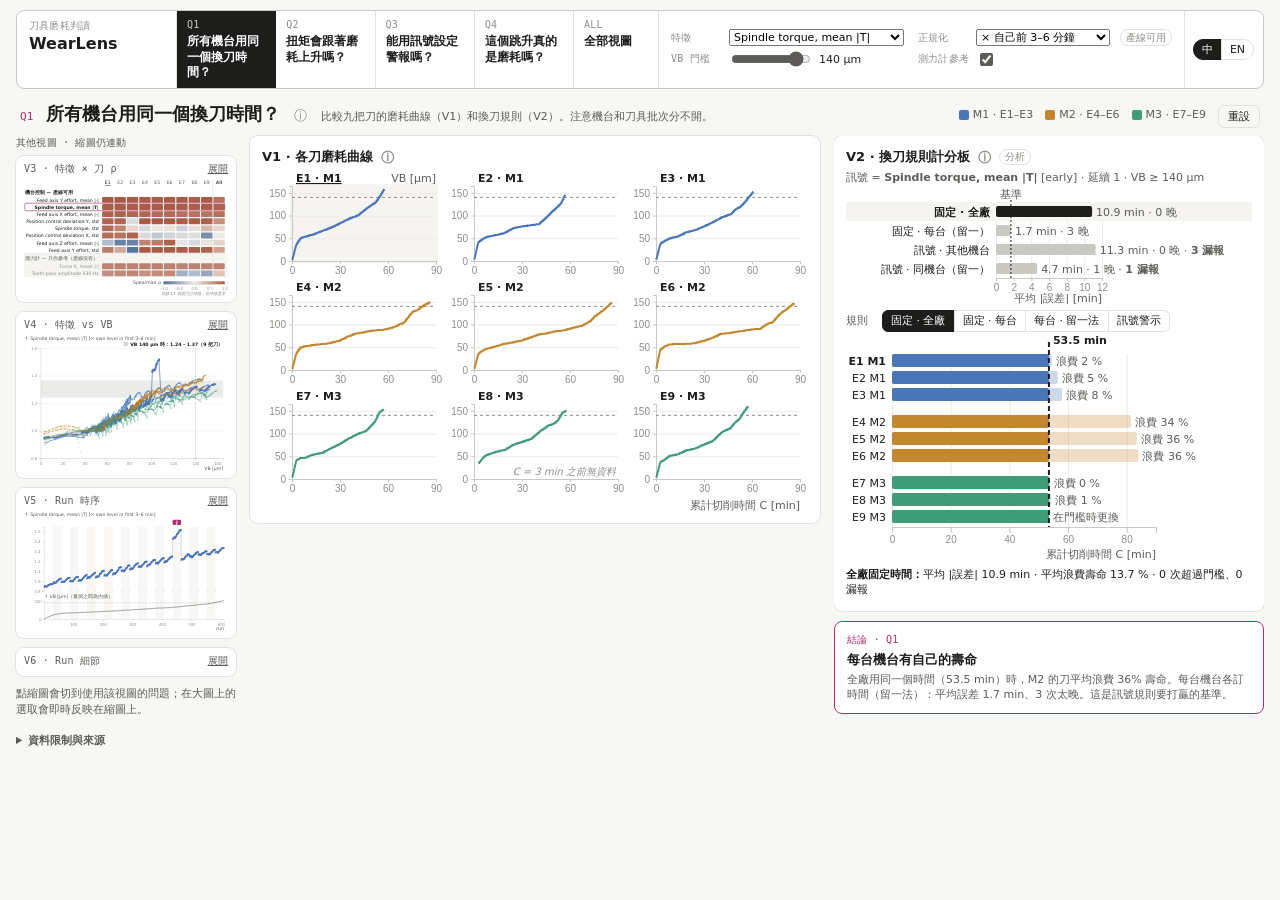
<file: web/index.html>
<!doctype html>
<html lang="zh-Hant">
<head>
<meta charset="utf-8">
<meta name="viewport" content="width=device-width, initial-scale=1">
<title>WearLens</title>
<link rel="stylesheet" href="css/style.css">
<script src="lib/d3.v7.9.0.min.js"></script>
</head>
<body>
<!-- Header: brand · guided questions Q1–Q4 (+ all views) · global controls · language -->
<header class="hdr" id="bar">
  <div class="brand"><small class="mono" data-i18n="subbrand">刀具磨耗判讀</small><b class="brand-name">WearLens</b></div>
  <nav class="tabs" aria-label="Guided questions">
    <button class="tab" data-step="1"><small class="mono">Q1</small><b data-i18n="q1"></b></button>
    <button class="tab" data-step="2"><small class="mono">Q2</small><b data-i18n="q2"></b></button>
    <button class="tab" data-step="3"><small class="mono">Q3</small><b data-i18n="q3"></b></button>
    <button class="tab" data-step="4"><small class="mono">Q4</small><b data-i18n="q4"></b></button>
    <button class="tab tab-all" data-step="all"><small class="mono">ALL</small><b data-i18n="qall"></b></button>
  </nav>
  <section class="status" id="controls" aria-label="Global controls">
    <label><span class="k mono" data-i18n="feature"></span><select id="ctl-feature"></select></label>
    <label data-i18n-title="normTitle"><span class="k mono" data-i18n="norm"></span>
      <select id="ctl-norm">
        <option value="early" data-i18n="normEarly"></option>
        <option value="vbref" data-i18n="normVbref"></option>
        <option value="z" data-i18n="normZ"></option>
        <option value="raw" data-i18n="normRaw"></option>
      </select><span id="norm-badge" class="badge">production</span></label>
    <label><span class="k mono" data-i18n="vbLimit"></span><input type="range" id="ctl-thr" min="60" max="150" step="5" value="140"><output id="out-thr">140 µm</output></label>
    <label class="chk"><span class="k mono" data-i18n="dyn"></span><input type="checkbox" id="ctl-dyn" checked></label>
  </section>
  <div class="lang" role="group" aria-label="Language"><button data-lang="zh">中</button><button data-lang="en">EN</button></div>
</header>

<!-- Question bar: the active question, what to look at, machine legend, reset -->
<section class="qbar">
  <span class="qnum mono" id="q-num">Q1</span>
  <h2 id="q-title"></h2>
  <button class="info" aria-expanded="false" aria-controls="about-info" aria-label="About">ⓘ</button>
  <div class="info-body" id="about-info" hidden data-i18n="about"></div>
  <p id="q-note" class="q-note"></p>
  <div class="legend" id="legend" aria-label="Machine color legend"></div>
  <button id="ctl-reset" class="ghost" data-i18n="reset"></button>
</section>

<!-- Compromise layout: the question's main views in the centre, the other views as linked thumbnails on the left,
     the V2 scoreboard and the live conclusion on the right. Slots are moved between the columns by main.js. -->
<main class="layout" id="layout">
  <aside class="thumbs" id="thumbs" aria-label="Other views">
    <div class="col-h mono" data-i18n="thumbs"></div>
    <div id="thumb-list"></div>
    <p class="hint" data-i18n="thumbsHint"></p>
  </aside>
  <div class="mainc" id="mainc"></div>
  <aside class="score" id="score">
    <div class="slot" id="slot-v2">
      <section class="view" id="v2"><h3><span data-i18n="v2t"></span> <button class="info" aria-expanded="false" aria-controls="v2-info" aria-label="About V2">ⓘ</button> <span class="tag" data-i18n="analysis"></span></h3>
        <div class="hint info-body" id="v2-info" hidden data-i18n="i2"></div>
        <div id="v2-score"></div>
        <div class="ctl"><span data-i18n="rule"></span> <span id="v2-mode" class="seg-inline"><button data-mode="fleet" class="on" data-i18n="mFleet"></button><button data-mode="machine" data-i18n="mMachine"></button><button data-mode="machineLoo" data-i18n="mLoo"></button><button data-mode="signal" data-i18n="mSignal"></button></span></div>
        <p hidden id="v2-fixed-hint"></p>
        <div class="ctl" id="v2-signal-ctl" hidden><span data-i18n="sig1"></span>
          <input type="number" id="v2-persist" min="1" max="120" step="1" value="1" style="width:4em"> <span data-i18n="sig2"></span>
          <label><input type="radio" name="cal" value="other" checked> <span data-i18n="calOther"></span></label>
          <label><input type="radio" name="cal" value="loo"> <span data-i18n="calLoo"></span></label>
          <label><input type="radio" name="cal" value="insample"> <span data-i18n="calIn"></span></label>
          <label><input type="radio" name="cal" value="manual"> <span data-i18n="calManual"></span> <input type="number" id="v2-level" step="0.01" value="1.25" style="width:5em"></label></div>
        <div class="plot"></div><p class="summary" id="v2-summary"></p></section>
    </div>
    <div class="concl" id="concl"><small class="mono"><span data-i18n="conclLabel"></span> · <span id="concl-q"></span></small><b id="concl-title"></b><p id="concl-body"></p></div>
  </aside>
</main>

<!-- view slots (moved into the centre or the thumbnail column) -->
<div id="pool">
  <div class="slot" id="slot-v1" data-view="v1"><div class="slot-h mono"><span>V1 · <span data-i18n="v1s"></span></span><span class="open" data-i18n="open"></span></div>
    <section class="view" id="v1"><h3><span data-i18n="v1t"></span> <button class="info" aria-expanded="false" aria-controls="v1-info" aria-label="About V1">ⓘ</button></h3>
      <p class="hint info-body" id="v1-info" hidden data-i18n="i1"></p>
      <div class="plot"></div></section></div>

  <div class="slot" id="slot-v3" data-view="v3"><div class="slot-h mono"><span>V3 · <span data-i18n="v3s"></span></span><span class="open" data-i18n="open"></span></div>
    <section class="view" id="v3"><h3><span data-i18n="v3t"></span> <button class="info" aria-expanded="false" aria-controls="v3-info" aria-label="About V3">ⓘ</button> <span class="tag" data-i18n="analysis"></span></h3>
      <p class="hint info-body" id="v3-info" hidden data-i18n="i3"></p>
      <div class="ctl"><span data-i18n="sortBy"></span> <span id="v3-sort" class="seg-inline"><button data-sort="min" class="on" data-i18n="sortMin"></button><button data-sort="pooled" data-i18n="sortPooled"></button></span></div>
      <div class="plot"></div></section></div>

  <div class="slot" id="slot-v4" data-view="v4"><div class="slot-h mono"><span>V4 · <span data-i18n="v4s"></span></span><span class="open" data-i18n="open"></span></div>
    <section class="view" id="v4"><h3><span data-i18n="v4t"></span> <button class="info" aria-expanded="false" aria-controls="v4-info" aria-label="About V4">ⓘ</button></h3>
      <p class="hint info-body" id="v4-info" hidden data-i18n="i4"></p>
      <div class="ctl"><label><input type="checkbox" id="v4-lines" checked> <span data-i18n="trend"></span></label></div>
      <div class="plot"></div></section></div>

  <div class="slot" id="slot-v5" data-view="v5"><div class="slot-h mono"><span>V5 · <span data-i18n="v5s"></span></span><span class="open" data-i18n="open"></span></div>
    <section class="view" id="v5"><h3><span data-i18n="v5t"></span> <select id="v5-tool"></select> <button class="info" aria-expanded="false" aria-controls="v5-info" aria-label="About V5">ⓘ</button> <span class="tag" data-i18n="analysis"></span></h3>
      <p class="hint info-body" id="v5-info" hidden data-i18n="i5"></p>
      <div class="ctl"><label><span data-i18n="jump"></span> <input type="range" id="ctl-jump" min="2" max="30" step="1" value="5"> <output id="out-jump">5 %</output></label>
        <label><span data-i18n="rise"></span> <input type="range" id="ctl-rise" min="5" max="60" step="1" value="20"> <output id="out-rise">20 %</output></label>
        <b id="v5-count"></b></div>
      <div class="plot"></div></section></div>

  <div class="slot" id="slot-v6" data-view="v6"><div class="slot-h mono"><span>V6 · <span data-i18n="v6s"></span></span><span class="open" data-i18n="open"></span></div>
    <section class="view" id="v6"><h3><span data-i18n="v6t"></span> <button class="info" aria-expanded="false" aria-controls="v6-info" aria-label="About V6">ⓘ</button></h3>
      <p class="hint info-body" id="v6-info" hidden data-i18n="i6"></p>
      <p class="hint" id="v6-head"></p>
      <div class="plot"></div></section></div>
</div>

<footer class="foot">
  <details><summary data-i18n="limits"></summary>
    <p id="limitations"></p>
    <p>Data: Denkena, Klemme &amp; Stiehl (2023), <i>Data in Brief</i> 50:109574 · Mendeley Data doi:10.17632/zpxs87bjt8 (CC BY 4.0). Built with D3.js v7.9.0.</p>
  </details>
</footer>
<div id="tooltip" role="tooltip" hidden></div>
<script type="module" src="js/main.js"></script>
</body>
</html>
</file>
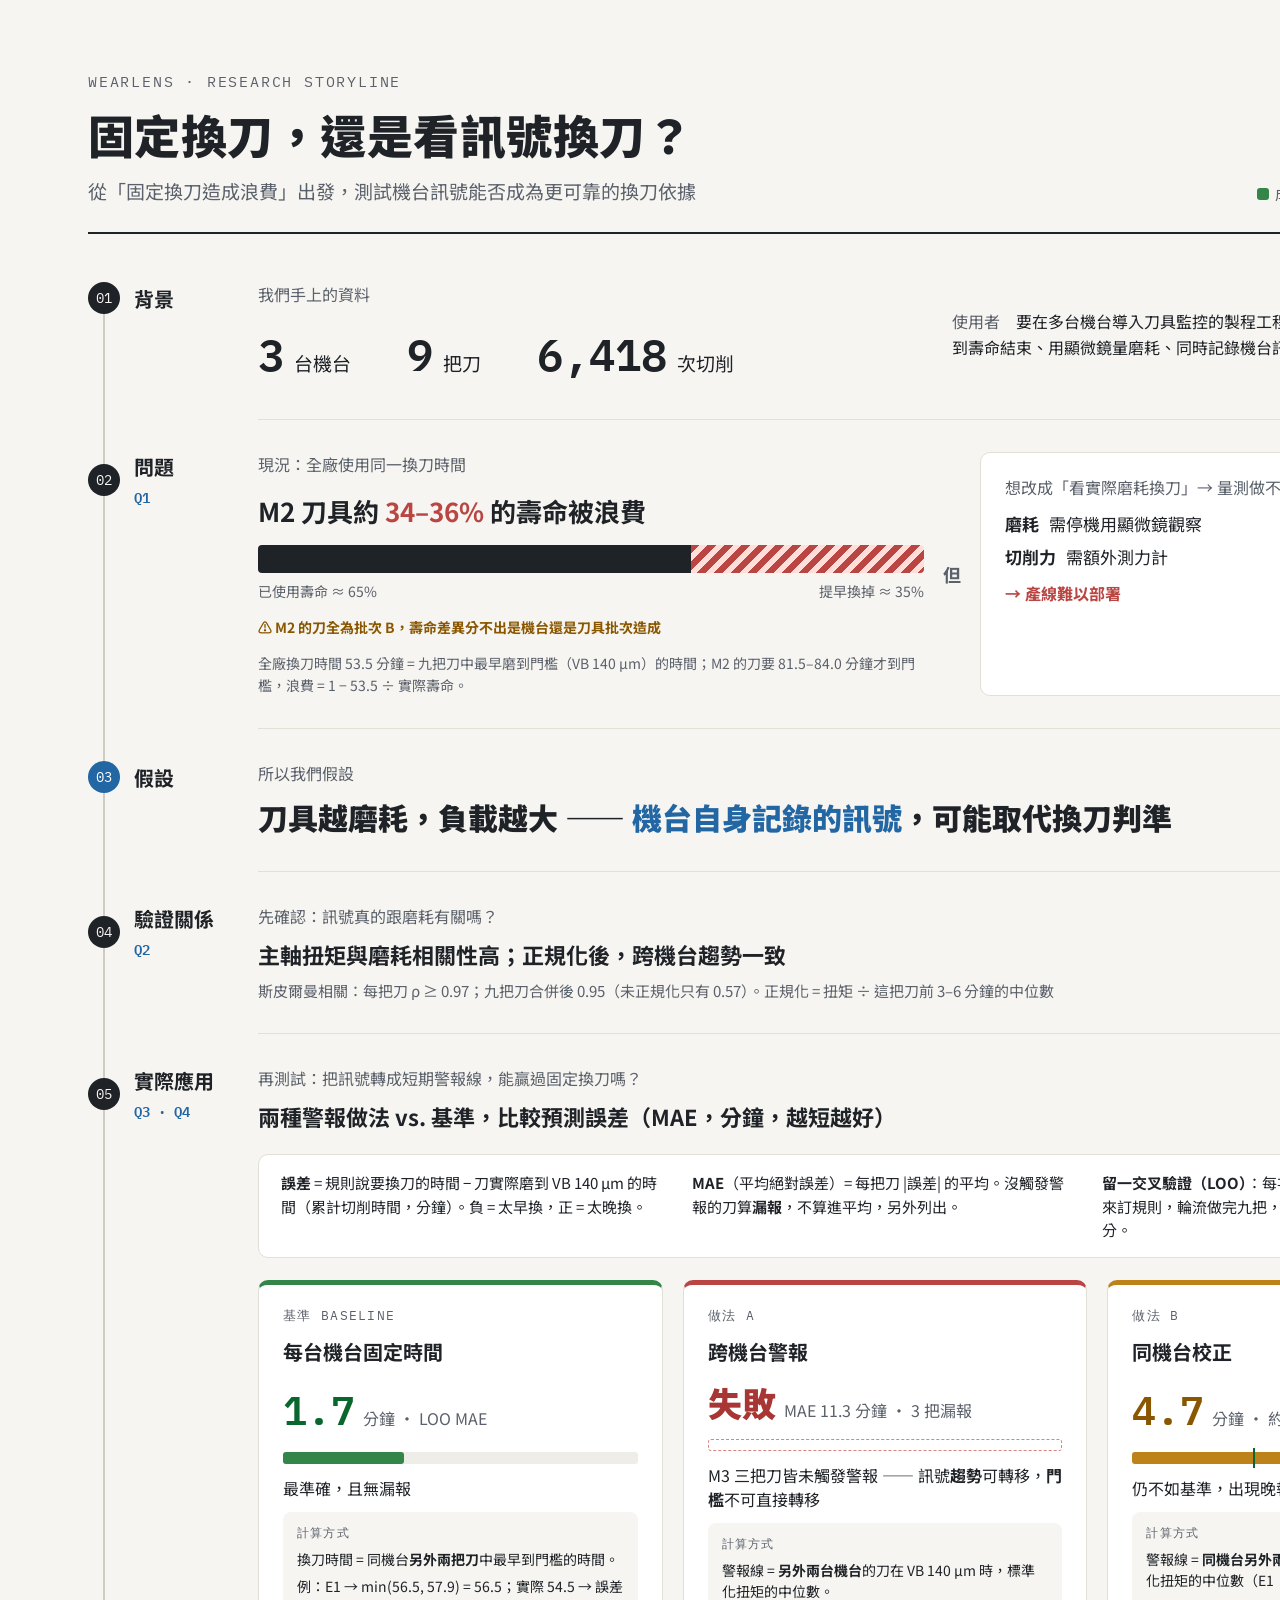
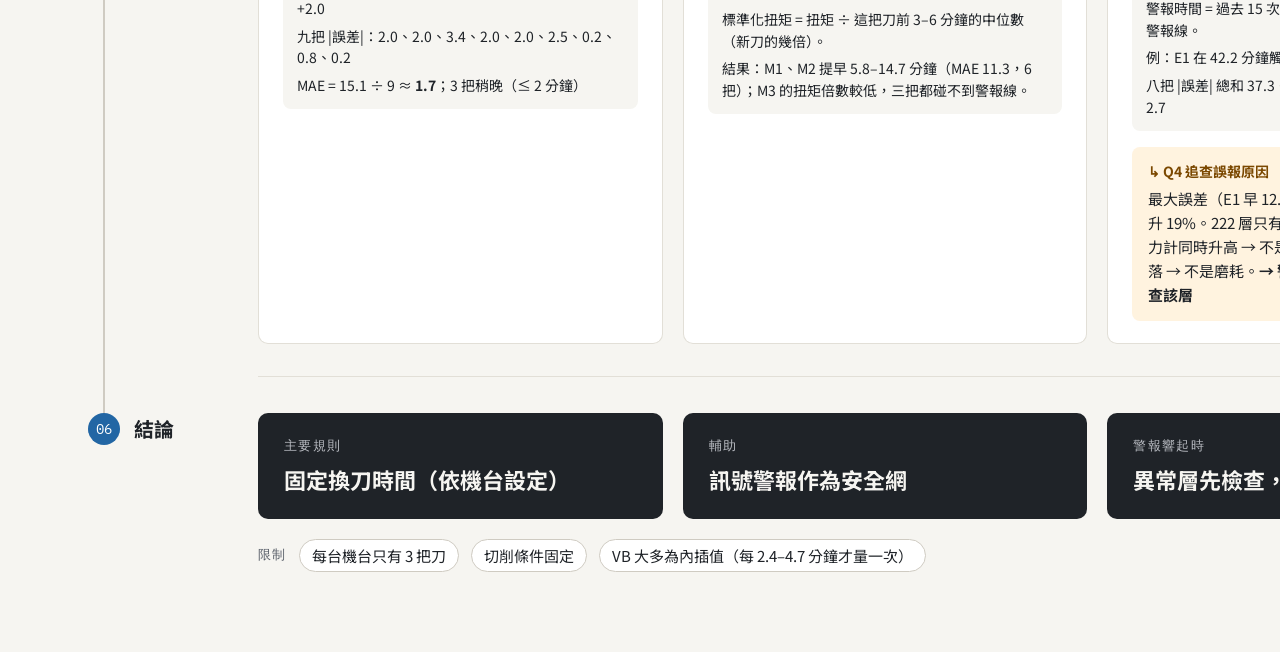
<file: docs/figs/storyline.html>
<!DOCTYPE html>
<html lang="zh-Hant">
<head>
<meta charset="utf-8">
<meta name="viewport" content="width=device-width, initial-scale=1">
<title>WearLens 研究故事線</title>
<link rel="preconnect" href="https://fonts.googleapis.com">
<link href="https://fonts.googleapis.com/css2?family=Noto+Sans+TC:wght@400;500;700;900&family=IBM+Plex+Mono:wght@500;600&display=swap" rel="stylesheet">
<style>body{margin:0;background:#f6f5f1;}a{color:oklch(0.5 0.12 250);}a:hover{color:oklch(0.4 0.12 250);}</style>
</head>
<body>
<div style="width:1600px;box-sizing:border-box;padding:72px 88px 80px;background:#f6f5f1;color:#1f2328;font-family:'Noto Sans TC',sans-serif;">

  <div style="display:flex;justify-content:space-between;align-items:flex-end;gap:40px;padding-bottom:28px;border-bottom:2px solid #1f2328;">
    <div style="display:flex;flex-direction:column;gap:10px;">
      <div style="font-family:'IBM Plex Mono',monospace;font-size:15px;letter-spacing:0.12em;color:#5b616b;">WEARLENS · RESEARCH STORYLINE</div>
      <div style="font-size:46px;font-weight:900;letter-spacing:0.01em;">固定換刀，還是看訊號換刀？</div>
      <div style="font-size:19px;color:#5b616b;">從「固定換刀造成浪費」出發，測試機台訊號能否成為更可靠的換刀依據</div>
    </div>
    <div style="display:flex;gap:18px;font-size:15px;color:#5b616b;flex-shrink:0;">
      <div style="display:flex;align-items:center;gap:6px;"><div style="width:12px;height:12px;border-radius:3px;background:oklch(0.55 0.12 150);"></div>成立／最佳</div>
      <div style="display:flex;align-items:center;gap:6px;"><div style="width:12px;height:12px;border-radius:3px;background:oklch(0.65 0.13 75);"></div>部分成立</div>
      <div style="display:flex;align-items:center;gap:6px;"><div style="width:12px;height:12px;border-radius:3px;background:oklch(0.55 0.15 25);"></div>失敗</div>
    </div>
  </div>

  <div style="display:grid;grid-template-columns:170px minmax(0,1fr);margin-top:16px;">

    <!-- 01 背景 -->
    <div style="position:relative;padding:32px 0;">
      <div style="position:absolute;left:15px;top:44px;bottom:-44px;width:2px;background:#cfcbc2;"></div>
      <div style="display:flex;align-items:center;gap:14px;position:relative;">
        <div style="width:32px;height:32px;border-radius:50%;background:#1f2328;color:#f6f5f1;font-family:'IBM Plex Mono',monospace;font-size:14px;display:flex;align-items:center;justify-content:center;">01</div>
        <div style="font-size:20px;font-weight:700;">背景</div>
      </div>
    </div>
    <div style="padding:32px 0;border-bottom:1px solid #e2dfd7;display:flex;justify-content:space-between;align-items:center;gap:40px;">
      <div style="display:flex;flex-direction:column;gap:14px;">
      <div style="font-size:16px;color:#5b616b;">我們手上的資料</div>
      <div style="display:flex;gap:56px;align-items:baseline;">
        <div style="display:flex;align-items:baseline;gap:10px;"><span style="font-family:'IBM Plex Mono',monospace;font-size:44px;font-weight:600;">3</span><span style="font-size:19px;">台機台</span></div>
        <div style="display:flex;align-items:baseline;gap:10px;"><span style="font-family:'IBM Plex Mono',monospace;font-size:44px;font-weight:600;">9</span><span style="font-size:19px;">把刀</span></div>
        <div style="display:flex;align-items:baseline;gap:10px;"><span style="font-family:'IBM Plex Mono',monospace;font-size:44px;font-weight:600;">6,418</span><span style="font-size:19px;">次切削</span></div>
      </div>
      </div>
      <div style="max-width:560px;font-size:16px;line-height:1.6;color:#1f2328;"><span style="color:#5b616b;">使用者</span>　要在多台機台導入刀具監控的製程工程師；導入前會先做試驗：把刀用到壽命結束、用顯微鏡量磨耗、同時記錄機台訊號。</div>
    </div>

    <!-- 02 問題 -->
    <div style="position:relative;padding:32px 0;">
      <div style="position:absolute;left:15px;top:44px;bottom:-44px;width:2px;background:#cfcbc2;"></div>
      <div style="display:flex;align-items:center;gap:14px;position:relative;">
        <div style="width:32px;height:32px;border-radius:50%;background:#1f2328;color:#f6f5f1;font-family:'IBM Plex Mono',monospace;font-size:14px;display:flex;align-items:center;justify-content:center;">02</div>
        <div style="display:flex;flex-direction:column;gap:4px;"><div style="font-size:20px;font-weight:700;">問題</div><div style="font-family:'IBM Plex Mono',monospace;font-size:14px;color:oklch(0.5 0.12 250);font-weight:600;">Q1</div></div>
      </div>
    </div>
    <div style="padding:32px 0;border-bottom:1px solid #e2dfd7;display:grid;grid-template-columns:minmax(0,1.25fr) 56px minmax(0,1fr);align-items:stretch;">
      <div style="display:flex;flex-direction:column;gap:16px;">
        <div style="font-size:16px;color:#5b616b;">現況：全廠使用同一換刀時間</div>
        <div style="font-size:26px;font-weight:700;">M2 刀具約 <span style="color:oklch(0.55 0.15 25);">34–36%</span> 的壽命被浪費</div>
        <div style="display:flex;flex-direction:column;gap:8px;">
          <div style="display:flex;height:28px;border-radius:4px;overflow:hidden;">
            <div style="width:65%;background:#1f2328;"></div>
            <div style="width:35%;background:repeating-linear-gradient(135deg,oklch(0.55 0.15 25) 0 6px,oklch(0.93 0.04 25) 6px 12px);"></div>
          </div>
          <div style="display:flex;justify-content:space-between;font-size:14px;color:#5b616b;"><span>已使用壽命 ≈ 65%</span><span>提早換掉 ≈ 35%</span></div>
        </div>
        <div style="font-size:14px;font-weight:700;color:oklch(0.5 0.12 75);">⚠ M2 的刀全為批次 B，壽命差異分不出是機台還是刀具批次造成</div>
        <div style="font-size:14px;color:#5b616b;line-height:1.55;">全廠換刀時間 53.5 分鐘 = 九把刀中最早磨到門檻（VB 140 µm）的時間；M2 的刀要 81.5–84.0 分鐘才到門檻，浪費 = 1 − 53.5 ÷ 實際壽命。</div>
      </div>
      <div style="display:flex;align-items:center;justify-content:center;font-size:18px;font-weight:700;color:#5b616b;">但</div>
      <div style="background:#ffffff;border:1px solid #e2dfd7;border-radius:10px;padding:22px 24px;display:flex;flex-direction:column;gap:12px;">
        <div style="font-size:16px;color:#5b616b;">想改成「看實際磨耗換刀」→ 量測做不到</div>
        <div style="display:flex;flex-direction:column;gap:8px;font-size:17px;">
          <div style="display:flex;gap:10px;"><span style="font-weight:700;flex-shrink:0;">磨耗</span><span>需停機用顯微鏡觀察</span></div>
          <div style="display:flex;gap:10px;"><span style="font-weight:700;flex-shrink:0;">切削力</span><span>需額外測力計</span></div>
        </div>
        <div style="font-size:16px;font-weight:700;color:oklch(0.55 0.15 25);">→ 產線難以部署</div>
      </div>
    </div>

    <!-- 03 假設 -->
    <div style="position:relative;padding:32px 0;">
      <div style="position:absolute;left:15px;top:44px;bottom:-44px;width:2px;background:#cfcbc2;"></div>
      <div style="display:flex;align-items:center;gap:14px;position:relative;">
        <div style="width:32px;height:32px;border-radius:50%;background:oklch(0.5 0.12 250);color:#ffffff;font-family:'IBM Plex Mono',monospace;font-size:14px;display:flex;align-items:center;justify-content:center;">03</div>
        <div style="font-size:20px;font-weight:700;">假設</div>
      </div>
    </div>
    <div style="padding:32px 0;border-bottom:1px solid #e2dfd7;display:flex;flex-direction:column;gap:10px;">
      <div style="font-size:16px;color:#5b616b;">所以我們假設</div>
      <div style="font-size:30px;font-weight:900;">刀具越磨耗，負載越大 —— <span style="color:oklch(0.5 0.12 250);">機台自身記錄的訊號</span>，可能取代換刀判準</div>
    </div>

    <!-- 04 驗證 Q2 -->
    <div style="position:relative;padding:32px 0;">
      <div style="position:absolute;left:15px;top:44px;bottom:-44px;width:2px;background:#cfcbc2;"></div>
      <div style="display:flex;align-items:center;gap:14px;position:relative;">
        <div style="width:32px;height:32px;border-radius:50%;background:#1f2328;color:#f6f5f1;font-family:'IBM Plex Mono',monospace;font-size:14px;display:flex;align-items:center;justify-content:center;">04</div>
        <div style="display:flex;flex-direction:column;gap:4px;"><div style="font-size:20px;font-weight:700;">驗證關係</div><div style="font-family:'IBM Plex Mono',monospace;font-size:14px;color:oklch(0.5 0.12 250);font-weight:600;">Q2</div></div>
      </div>
    </div>
    <div style="padding:32px 0;border-bottom:1px solid #e2dfd7;display:flex;justify-content:space-between;align-items:center;gap:32px;">
      <div style="display:flex;flex-direction:column;gap:10px;">
        <div style="font-size:16px;color:#5b616b;">先確認：訊號真的跟磨耗有關嗎？</div>
        <div style="font-size:22px;font-weight:700;">主軸扭矩與磨耗相關性高；正規化後，跨機台趨勢一致</div>
        <div style="font-size:15px;color:#5b616b;">斯皮爾曼相關：每把刀 ρ ≥ 0.97；九把刀合併後 0.95（未正規化只有 0.57）。正規化 = 扭矩 ÷ 這把刀前 3–6 分鐘的中位數</div>
      </div>
      <div style="flex-shrink:0;padding:8px 16px;border-radius:999px;background:oklch(0.95 0.04 150);color:oklch(0.42 0.12 150);font-size:16px;font-weight:700;">假設成立</div>
    </div>

    <!-- 05 驗證 Q3 -->
    <div style="position:relative;padding:32px 0;">
      <div style="position:absolute;left:15px;top:44px;bottom:-44px;width:2px;background:#cfcbc2;"></div>
      <div style="display:flex;align-items:center;gap:14px;position:relative;">
        <div style="width:32px;height:32px;border-radius:50%;background:#1f2328;color:#f6f5f1;font-family:'IBM Plex Mono',monospace;font-size:14px;display:flex;align-items:center;justify-content:center;">05</div>
        <div style="display:flex;flex-direction:column;gap:4px;"><div style="font-size:20px;font-weight:700;">實際應用</div><div style="font-family:'IBM Plex Mono',monospace;font-size:14px;color:oklch(0.5 0.12 250);font-weight:600;">Q3 · Q4</div></div>
      </div>
    </div>
    <div style="padding:32px 0;border-bottom:1px solid #e2dfd7;display:flex;flex-direction:column;gap:22px;">
      <div style="display:flex;flex-direction:column;gap:10px;">
        <div style="font-size:16px;color:#5b616b;">再測試：把訊號轉成短期警報線，能贏過固定換刀嗎？</div>
        <div style="font-size:22px;font-weight:700;">兩種警報做法 vs. 基準，比較預測誤差（MAE，分鐘，越短越好）</div>
      </div>
      <div style="background:#ffffff;border:1px solid #e2dfd7;border-radius:10px;padding:16px 22px;display:grid;grid-template-columns:repeat(3,minmax(0,1fr));gap:24px;font-size:15px;line-height:1.55;"><div><b>誤差</b> = 規則說要換刀的時間 − 刀實際磨到 VB 140 µm 的時間（累計切削時間，分鐘）。負 = 太早換，正 = 太晚換。</div><div><b>MAE</b>（平均絕對誤差）= 每把刀 |誤差| 的平均。沒觸發警報的刀算<b>漏報</b>，不算進平均，另外列出。</div><div><b>留一交叉驗證（LOO）</b>：每次留一把刀當測試，只用其他刀來訂規則，輪流做完九把，避免用同一批刀訂規則又評分。</div></div>

      <div style="display:grid;grid-template-columns:minmax(0,1fr) minmax(0,1fr) minmax(0,1fr);gap:20px;">
        <div style="background:#ffffff;border:1px solid #e2dfd7;border-top:5px solid oklch(0.55 0.12 150);border-radius:10px;padding:22px 24px;display:flex;flex-direction:column;gap:12px;">
          <div style="font-family:'IBM Plex Mono',monospace;font-size:13px;letter-spacing:0.1em;color:#5b616b;">基準 BASELINE</div>
          <div style="font-size:20px;font-weight:700;">每台機台固定時間</div>
          <div style="display:flex;align-items:baseline;gap:8px;"><span style="font-family:'IBM Plex Mono',monospace;font-size:40px;font-weight:600;color:oklch(0.45 0.12 150);">1.7</span><span style="font-size:16px;color:#5b616b;">分鐘 · LOO MAE</span></div>
          <div style="position:relative;height:12px;background:#efede7;border-radius:3px;"><div style="width:34%;height:100%;background:oklch(0.55 0.12 150);border-radius:3px;"></div></div>
          <div style="font-size:16px;">最準確，且無漏報</div>
          <div style="padding:12px 14px;background:#f6f5f1;border-radius:8px;display:flex;flex-direction:column;gap:6px;font-size:14px;line-height:1.55;color:#1f2328;"><div style="font-family:'IBM Plex Mono',monospace;font-size:12px;letter-spacing:0.1em;color:#5b616b;">計算方式</div><div>換刀時間 = 同機台<b>另外兩把刀</b>中最早到門檻的時間。</div><div>例：E1 → min(56.5, 57.9) = 56.5；實際 54.5 → 誤差 +2.0</div><div>九把 |誤差|：2.0、2.0、3.4、2.0、2.0、2.5、0.2、0.8、0.2</div><div>MAE = 15.1 ÷ 9 ≈ <b>1.7</b>；3 把稍晚（≤ 2 分鐘）</div></div>
        </div>
        <div style="background:#ffffff;border:1px solid #e2dfd7;border-top:5px solid oklch(0.55 0.15 25);border-radius:10px;padding:22px 24px;display:flex;flex-direction:column;gap:12px;">
          <div style="font-family:'IBM Plex Mono',monospace;font-size:13px;letter-spacing:0.1em;color:#5b616b;">做法 A</div>
          <div style="font-size:20px;font-weight:700;">跨機台警報</div>
          <div style="display:flex;align-items:baseline;gap:8px;"><span style="font-size:34px;font-weight:900;color:oklch(0.5 0.15 25);">失敗</span><span style="font-size:16px;color:#5b616b;">MAE 11.3 分鐘 · 3 把漏報</span></div>
          <div style="height:12px;border-radius:3px;border:1.5px dashed oklch(0.7 0.1 25);box-sizing:border-box;"></div>
          <div style="font-size:16px;">M3 三把刀皆未觸發警報 —— 訊號<b>趨勢</b>可轉移，<b>門檻</b>不可直接轉移</div>
          <div style="padding:12px 14px;background:#f6f5f1;border-radius:8px;display:flex;flex-direction:column;gap:6px;font-size:14px;line-height:1.55;color:#1f2328;"><div style="font-family:'IBM Plex Mono',monospace;font-size:12px;letter-spacing:0.1em;color:#5b616b;">計算方式</div><div>警報線 = <b>另外兩台機台</b>的刀在 VB 140 µm 時，標準化扭矩的中位數。</div><div>標準化扭矩 = 扭矩 ÷ 這把刀前 3–6 分鐘的中位數（新刀的幾倍）。</div><div>結果：M1、M2 提早 5.8–14.7 分鐘（MAE 11.3，6 把）；M3 的扭矩倍數較低，三把都碰不到警報線。</div></div>
        </div>
        <div style="background:#ffffff;border:1px solid #e2dfd7;border-top:5px solid oklch(0.65 0.13 75);border-radius:10px;padding:22px 24px;display:flex;flex-direction:column;gap:12px;">
          <div style="font-family:'IBM Plex Mono',monospace;font-size:13px;letter-spacing:0.1em;color:#5b616b;">做法 B</div>
          <div style="font-size:20px;font-weight:700;">同機台校正</div>
          <div style="display:flex;align-items:baseline;gap:8px;"><span style="font-family:'IBM Plex Mono',monospace;font-size:40px;font-weight:600;color:oklch(0.5 0.12 75);">4.7</span><span style="font-size:16px;color:#5b616b;">分鐘 · 約基準 2.8 倍</span></div>
          <div style="position:relative;height:12px;background:#efede7;border-radius:3px;"><div style="width:94%;height:100%;background:oklch(0.65 0.13 75);border-radius:3px;"></div><div style="position:absolute;left:34%;top:-4px;bottom:-4px;width:2px;background:oklch(0.45 0.12 150);"></div></div>
          <div style="font-size:16px;">仍不如基準，出現晚報／漏報</div>
          <div style="padding:12px 14px;background:#f6f5f1;border-radius:8px;display:flex;flex-direction:column;gap:6px;font-size:14px;line-height:1.55;color:#1f2328;"><div style="font-family:'IBM Plex Mono',monospace;font-size:12px;letter-spacing:0.1em;color:#5b616b;">計算方式</div><div>警報線 = <b>同機台另外兩把刀</b>在 VB 140 µm 時，標準化扭矩的中位數（E1：1.333 倍）。</div><div>警報時間 = 過去 15 次切削的扭矩中位數第一次超過警報線。</div><div>例：E1 在 42.2 分鐘觸發；實際 54.5 → 誤差 −12.3</div><div>八把 |誤差| 總和 37.3 ÷ 8 ≈ <b>4.7</b>；E5 漏報、E3 晚 2.7</div></div>
          <div style="margin-top:4px;padding:14px 16px;background:oklch(0.97 0.03 75);border-radius:8px;display:flex;flex-direction:column;gap:6px;">
            <div style="font-size:14px;font-weight:700;color:oklch(0.45 0.12 75);">↳ Q4 追查誤報原因</div>
            <div style="font-size:15px;line-height:1.6;">最大誤差（E1 早 12.3 分鐘）來自第 15 層整層跳升 19%。222 層只有 2 層被標記；機台扭矩和測力計同時升高 → 不是感測器故障；第 16 層又回落 → 不是磨耗。<b>→ 警報落在被標記的層，先檢查該層</b></div>
          </div>
        </div>
      </div>
    </div>

    <!-- 06 結論 -->
    <div style="position:relative;padding:36px 0;">
      <div style="display:flex;align-items:center;gap:14px;position:relative;">
        <div style="width:32px;height:32px;border-radius:50%;background:oklch(0.5 0.12 250);color:#ffffff;font-family:'IBM Plex Mono',monospace;font-size:14px;display:flex;align-items:center;justify-content:center;">06</div>
        <div style="font-size:20px;font-weight:700;">結論</div>
      </div>
    </div>
    <div style="padding:36px 0 0;display:grid;grid-template-columns:minmax(0,1fr) minmax(0,1fr) minmax(0,1fr);gap:20px;">
      <div style="background:#1f2328;color:#f6f5f1;border-radius:10px;padding:24px 26px;display:flex;flex-direction:column;gap:8px;">
        <div style="font-family:'IBM Plex Mono',monospace;font-size:13px;letter-spacing:0.1em;color:#b9bcc2;">主要規則</div>
        <div style="font-size:22px;font-weight:700;">固定換刀時間（依機台設定）</div>
      </div>
      <div style="background:#1f2328;color:#f6f5f1;border-radius:10px;padding:24px 26px;display:flex;flex-direction:column;gap:8px;">
        <div style="font-family:'IBM Plex Mono',monospace;font-size:13px;letter-spacing:0.1em;color:#b9bcc2;">輔助</div>
        <div style="font-size:22px;font-weight:700;">訊號警報作為安全網</div>
      </div>
      <div style="background:#1f2328;color:#f6f5f1;border-radius:10px;padding:24px 26px;display:flex;flex-direction:column;gap:8px;">
        <div style="font-family:'IBM Plex Mono',monospace;font-size:13px;letter-spacing:0.1em;color:#b9bcc2;">警報響起時</div>
        <div style="font-size:22px;font-weight:700;">異常層先檢查，而非直接換刀</div>
      </div>
    </div>
    <div></div>
    <div style="padding:20px 0 0;display:flex;align-items:center;gap:12px;flex-wrap:wrap;font-size:15px;color:#1f2328;"><span style="font-family:'IBM Plex Mono',monospace;font-size:13px;letter-spacing:0.1em;color:#5b616b;">限制</span><span style="padding:5px 12px;border:1px solid #cfcbc2;border-radius:999px;background:#ffffff;">每台機台只有 3 把刀</span><span style="padding:5px 12px;border:1px solid #cfcbc2;border-radius:999px;background:#ffffff;">切削條件固定</span><span style="padding:5px 12px;border:1px solid #cfcbc2;border-radius:999px;background:#ffffff;">VB 大多為內插值（每 2.4–4.7 分鐘才量一次）</span></div>

  </div>
</div>
</body>
</html>
</file>
<file: web/css/style.css>
/* Design tokens. Colour budget: grays for everything structural, three muted machine hues (identity only),
   ONE accent for alarms and selected objects. Type scale: 13 px panel titles, 11 px body/axis labels, 10 px notes/ticks. */
:root {
  --surface: #f7f7f5;
  --panel: #ffffff;
  --text: #1d1d1b;
  --text-2: #5c5b57;
  --muted: #8f8e89;
  --grid: #ecebe7;
  --border: #e3e2dd;
  --band: #f5f4f1;
  --m1: #4a76b8;   /* validated: CVD ΔE ≥ 8.5, normal ΔE ≥ 16.9, contrast ≥ 3:1 (dataviz validate_palette.js) */
  --m2: #c4862e;
  --m3: #3f9b78;
  --accent: #b0306f; /* alarms + selection only; validated against the machine hues */
  --fs-title: 13px;
  --fs-body: 11px;
  --fs-note: 10px;
  --radius: 8px;
  --pad: 12px;
  font-family: system-ui, -apple-system, "Segoe UI", Roboto, "Noto Sans TC", sans-serif;
  color: var(--text);
}
* { box-sizing: border-box; }
[hidden] { display: none !important; } /* class display rules must not override the hidden attribute */
input[type=range], input[type=radio], input[type=checkbox] { accent-color: var(--text-2); } /* controls stay grayscale */
body { margin: 0; padding: 10px 16px 20px; background: var(--surface); font-size: var(--fs-body); line-height: 1.4; }
p { margin: 2px 0; }
.small { font-size: var(--fs-note); }
.muted { color: var(--text-2); }
select, input, button { font: inherit; }

.mono { font-family: ui-monospace, "SFMono-Regular", Menlo, Consolas, monospace; letter-spacing: .02em; }
button { border: 1px solid var(--border); background: var(--panel); border-radius: 6px; padding: 3px 9px; cursor: pointer; color: var(--text); }
button:hover { border-color: var(--muted); }
button.on { background: var(--text); color: #fff; border-color: var(--text); }
button.ghost { background: transparent; }
.seg-inline { display: inline-flex; flex-wrap: wrap; gap: 0; }
.seg-inline button { border-radius: 0; margin-left: -1px; padding: 2px 8px; }
.seg-inline button:first-child { border-radius: 6px 0 0 6px; margin-left: 0; }
.seg-inline button:last-child { border-radius: 0 6px 6px 0; }
.legend { display: inline-flex; gap: 12px; color: var(--text-2); }
.legend span { display: inline-flex; gap: 4px; align-items: center; }
.legend i { width: 10px; height: 10px; border-radius: 2px; display: inline-block; }
.badge { display: inline-block; font-size: var(--fs-note); padding: 0 5px; border-radius: 8px; border: 1px solid var(--border);
  color: var(--muted); background: transparent; margin-left: 4px; font-weight: 400; line-height: 1.5; }
.badge.warn { color: #8a5a1c; border-color: #ecdcc4; }

/* ---------- header: brand · questions · global controls · language (sticky) ---------- */
.hdr { position: sticky; top: 0; z-index: 10; display: grid; grid-template-columns: 160px minmax(0, 1fr) auto 78px;
  background: var(--panel); border: 1px solid #c9c8c3; border-radius: var(--radius); overflow: hidden; }
.hdr > * { border-right: 1px solid var(--border); }
.brand { padding: 8px 12px; }
.brand small { font-size: var(--fs-note); color: var(--muted); display: block; }
.brand b { font-size: 16px; }
.tabs { display: grid; grid-template-columns: repeat(4, minmax(0, 1fr)) 84px; }
.tab { border: 0; border-right: 1px solid var(--border); border-radius: 0; background: transparent; text-align: left;
  padding: 7px 10px; display: flex; flex-direction: column; gap: 2px; }
.tab:last-child { border-right: 0; }
.tab small { font-size: var(--fs-note); color: var(--muted); }
.tab b { font-size: 12px; font-weight: 600; line-height: 1.3; }
.tab:hover:not(.on) { background: var(--band); }
.tab.on { background: var(--text); color: #fff; }
.tab.on small { color: #c9c8c3; }
.status { display: grid; grid-template-columns: auto auto; gap: 3px 14px; padding: 5px 12px; align-content: center; }
.status label { display: flex; align-items: center; gap: 6px; }
.status .k { color: var(--muted); font-size: var(--fs-note); min-width: 52px; }
.status select { max-width: 175px; }
.status input[type=range] { width: 80px; }
.status output { font-variant-numeric: tabular-nums; min-width: 44px; }
.lang { display: flex; align-items: center; justify-content: center; border-right: 0; }
.lang button { border-radius: 0; padding: 2px 8px; margin-left: -1px; }
.lang button:first-child { border-radius: 10px 0 0 10px; }
.lang button:last-child { border-radius: 0 10px 10px 0; }

/* ---------- question bar ---------- */
.qbar { position: relative; display: flex; align-items: baseline; gap: 10px 12px; flex-wrap: wrap; padding: 12px 4px 8px; }
.qnum { color: var(--accent); }
.qbar h2 { font-size: 18px; margin: 0; }
.q-note { flex: 1; min-width: 280px; color: var(--text-2); margin: 0; }
.qbar .info-body { left: 0; right: auto; top: 42px; max-width: 640px; }

/* ---------- compromise layout: thumbnails | main views | scoreboard + conclusion ---------- */
.layout { display: grid; grid-template-columns: 220px minmax(0, 1fr) 430px; gap: 14px; align-items: start; }
.layout.all { grid-template-columns: minmax(0, 1fr) 430px; }
.layout.all .thumbs, .layout.all .concl { display: none; }
.thumbs { position: sticky; top: calc(var(--bar-h, 70px) + 10px); }
.col-h { font-size: var(--fs-note); color: var(--text-2); margin: 0 0 6px; }
#thumb-list .slot { margin-bottom: 10px; cursor: pointer; background: var(--panel); border-radius: var(--radius);
  box-shadow: 0 0 0 1px var(--border); padding: 6px 8px; overflow: hidden; }
#thumb-list .slot:hover { box-shadow: 0 0 0 1px var(--muted); }
.slot-h { display: none; justify-content: space-between; font-size: var(--fs-note); color: var(--text-2); margin-bottom: 2px; }
#thumb-list .slot-h { display: flex; }
.slot-h .open { text-decoration: underline; }
/* thumbnails are the real views, scaled down (zoom keeps layout) and not interactive; they still update on every selection */
#thumb-list .view { zoom: 0.42; pointer-events: none; box-shadow: none; padding: 0; }
#thumb-list .view h3, #thumb-list .view .ctl, #thumb-list .view .hint { display: none; }
.mainc { display: flex; flex-direction: column; gap: 14px; min-width: 0; }
.layout.all .mainc { display: grid; grid-template-columns: minmax(0, 1fr) minmax(0, 1fr); align-items: start; }
.layout.all #slot-v1 { grid-column: 1 / -1; }
#pool { display: none; }
.score { position: sticky; top: calc(var(--bar-h, 70px) + 10px); max-height: calc(100vh - var(--bar-h, 70px) - 20px);
  overflow-y: auto; display: flex; flex-direction: column; gap: 10px; }
.concl { background: var(--panel); border: 1.5px solid var(--accent); border-radius: var(--radius); padding: 10px 12px; }
.concl small { color: var(--accent); font-size: var(--fs-note); }
.concl b { display: block; font-size: var(--fs-title); margin: 3px 0; }
.concl p { margin: 0; color: var(--text-2); }

/* one card per view, no nested frames */
.view { position: relative; background: var(--panel); border-radius: var(--radius); padding: var(--pad); min-width: 0;
  box-shadow: 0 0 0 1px var(--border); transition: opacity .25s; }
h3 { font-size: var(--fs-title); margin: 0 0 4px; display: flex; align-items: center; gap: 6px; flex-wrap: wrap; font-weight: 600; }
h3 select { font-weight: 600; }
.ctl { display: flex; flex-wrap: wrap; align-items: center; gap: 4px 14px; color: var(--text-2); margin: 2px 0 4px; min-height: 18px; }
.ctl label { display: inline-flex; align-items: center; gap: 4px; }
.ctl input[type=range] { width: 90px; }
.hint { color: var(--text-2); }
.tag { font-size: var(--fs-note); font-weight: 400; color: var(--muted); border: 1px solid var(--border); border-radius: 8px; padding: 0 5px; }
.summary { margin-top: 6px; }
#v2-signal-ctl { display: block; line-height: 2; }

/* ⓘ: long explanations live in a popover next to the title (click to open, works on touch) */
.info { border: 0; background: transparent; padding: 0 2px; color: var(--muted); font-size: var(--fs-title); line-height: 1; }
.info:hover, .info[aria-expanded=true] { color: var(--text); }
.info-body { position: absolute; z-index: 15; left: var(--pad); right: var(--pad); top: 30px; background: var(--panel);
  border: 1px solid var(--border); border-radius: 6px; padding: 8px 10px; box-shadow: 0 4px 14px rgba(0,0,0,.10); color: var(--text-2); }

/* ---------- svg ---------- */
.plot { width: 100%; }
.plot svg { display: block; overflow: visible; }
svg text { fill: var(--text); font-size: var(--fs-body); }
svg .axis text { fill: var(--muted); font-size: var(--fs-note); }
svg .axis path, svg .axis line { stroke: #c9c8c3; }
svg .grid line { stroke: var(--grid); }
svg .grid path { display: none; }
svg .lbl-2 { fill: var(--text-2); }
svg .halo { paint-order: stroke; stroke: #fff; stroke-width: 3px; stroke-linejoin: round; }
svg .note { fill: var(--muted); font-size: var(--fs-note); font-style: italic; }
#tooltip { position: fixed; pointer-events: none; background: #fff; border: 1px solid var(--border); border-radius: 6px;
  padding: 6px 8px; font-size: var(--fs-body); box-shadow: 0 2px 8px rgba(0,0,0,.12); z-index: 20; max-width: 280px; line-height: 1.4; }
#tooltip b { font-weight: 600; }

/* ---------- footer ---------- */
.foot { margin-top: 14px; color: var(--text-2); }
.foot summary { cursor: pointer; font-weight: 600; }
.foot details p { margin: 4px 0 0 14px; }

@media (max-width: 1200px) {
  .hdr { position: static; grid-template-columns: 1fr; }
  .hdr > * { border-right: 0; border-bottom: 1px solid var(--border); }
  .layout, .layout.all { grid-template-columns: minmax(0, 1fr); }
  .thumbs, .score { position: static; max-height: none; }
  #thumb-list { display: grid; grid-template-columns: repeat(auto-fill, minmax(200px, 1fr)); gap: 10px; }
  #thumb-list .slot { margin: 0; }
}
@media (max-width: 760px) { .tabs { grid-template-columns: 1fr 1fr; } .layout.all .mainc { grid-template-columns: minmax(0, 1fr); } body { padding: 8px 16px; } }

/* ---------- English-only tab spacing & line wrapping refinement ---------- */
html[lang="en"] .hdr {
  grid-template-columns: 150px minmax(0, 1.35fr) auto 78px;
}

html[lang="en"] .tabs {
  grid-template-columns: 1.45fr repeat(3, minmax(0, 1fr)) 74px;
}

html[lang="en"] .tab[data-step="1"] {
  padding-left: 8px;
  padding-right: 8px;
}

html[lang="en"] .tab[data-step="1"] b {
  font-size: 12px;
  line-height: 1.15;
}
</file>
